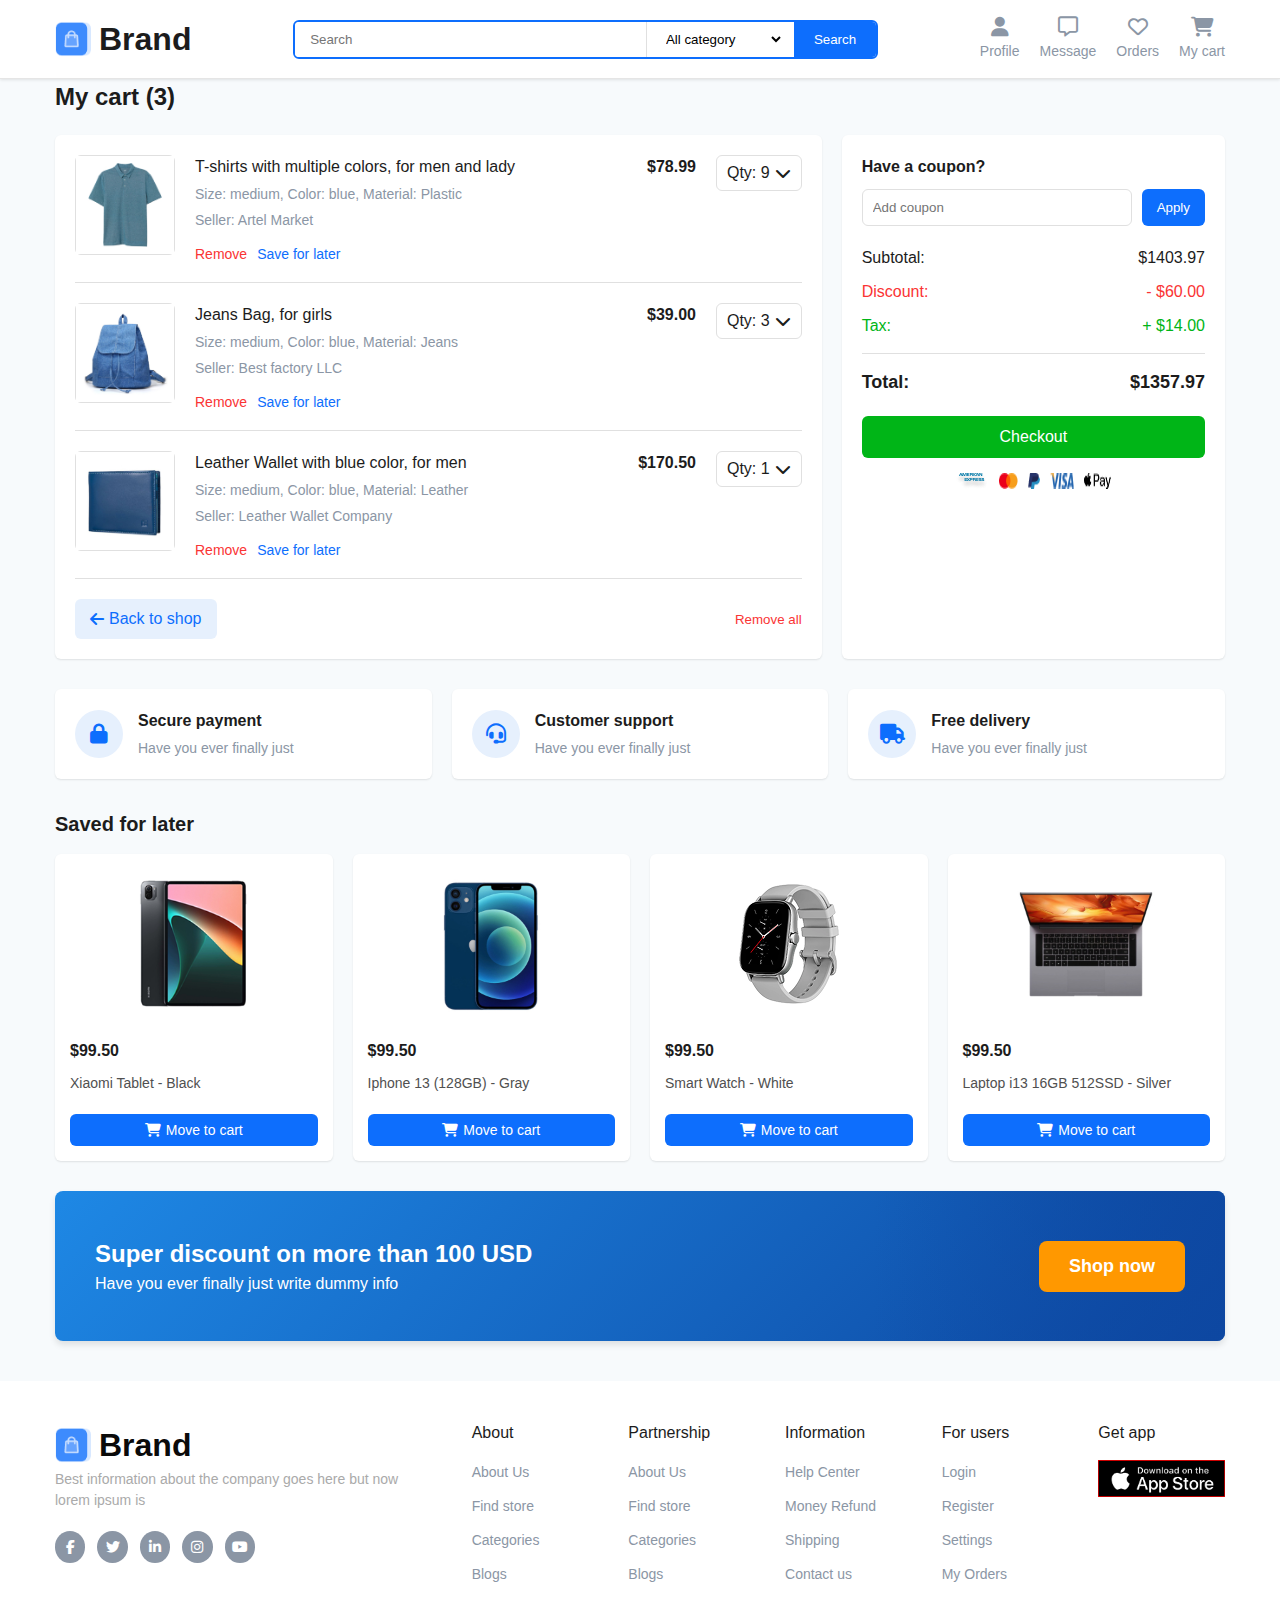
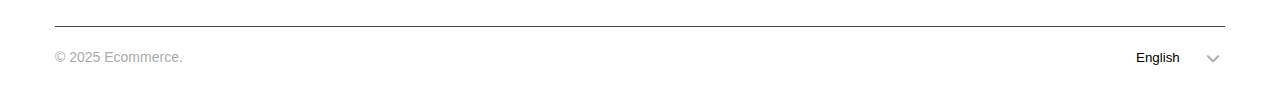
<file: webcart/cart.html>
<!DOCTYPE html>
<html lang="en">
<head>
    <meta charset="UTF-8">
    <meta name="viewport" content="width=device-width, initial-scale=1.0">
    <title>Shopping Cart - Brand</title>
    <link rel="stylesheet" href="cartstyle.css">
    <link rel="stylesheet" href="https://cdnjs.cloudflare.com/ajax/libs/font-awesome/6.4.0/css/all.min.css">
</head>
<body>
    <!-- Header -->
    <header>
        <div class="container">
            <div class="header-main">
                <a href="./index.html" class="brand-logo">
                    <div class="logo-icon">
                        <img src="../Assets/logo-symbol.png" alt="Brand Logo">
                    </div>
                    <h1 class="brand-name">Brand</h1>
                </a>
                <div class="search-container">
                    <input type="text" placeholder="Search">
                    <div class="category-select">
                        <select>
                            <option class="nav-link dropdown">All category</option>
                            <option>Electronics</option>
                            <option>Clothing</option>
                            <option>Home & Garden</option>
                        </select>
                    </div>
                    <button class="search-btn">Search</button>
                </div>
                <div class="header-actions">
                    <a href="./index.html" class="icon-link" title="Profile">
                        <i class="fas fa-user"></i>
                        <span>Profile</span>
                    </a>
                    <a href="#" class="icon-link" title="Message">
                        <i class="far fa-comment-alt"></i>
                        <span>Message</span>
                    </a>
                    <a href="#" class="icon-link" title="Orders">
                        <i class="far fa-heart"></i>
                        <span>Orders</span>
                    </a>
                    <a href="../webcart/cart.html" class="icon-link" title="My cart">
                        <i class="fas fa-shopping-cart"></i>
                        <span>My cart</span>
                    </a>
                </div>
            </div>
        </div>
    </header>
    <!-- Main Content -->
    <main class="container">
        <h1 class="cart-title">My cart (3)</h1>

        <div class="cart-layout">
            <!-- Cart Items -->
            <div class="cart-items">
                <!-- Cart Item 1 -->
                <div class="cart-item">
                    <div class="item-image">
                        <img src="../Assets/cloth/1.jpg" alt="T-shirt">
                    </div>
                    <div class="item-details">
                        <h3 class="item-title">T-shirts with multiple colors, for men and lady</h3>
                        <div class="item-specs">
                            <span>Size: medium,</span>
                            <span>Color: blue,</span>
                            <span>Material: Plastic</span>
                        </div>
                        <div class="item-seller">Seller: Artel Market</div>
                        <div class="item-actions">
                            <button class="remove-btn">Remove</button>
                            <button class="save-btn">Save for later</button>
                        </div>
                    </div>
                    <div class="item-price">$78.99</div>
                    <div class="item-quantity">
                        <div class="quantity-selector">
                            <span>Qty: 9</span>
                            <i class="fas fa-chevron-down"></i>
                            <div class="quantity-dropdown">
                                <div class="quantity-option" data-value="1">1</div>
                                <div class="quantity-option" data-value="2">2</div>
                                <div class="quantity-option" data-value="3">3</div>
                                <div class="quantity-option" data-value="4">4</div>
                                <div class="quantity-option" data-value="5">5</div>
                                <div class="quantity-option" data-value="6">6</div>
                                <div class="quantity-option" data-value="7">7</div>
                                <div class="quantity-option" data-value="8">8</div>
                                <div class="quantity-option" data-value="9">9</div>
                                <div class="quantity-option" data-value="10">10</div>
                            </div>
                        </div>
                    </div>
                </div>

                <!-- Cart Item 2 -->
                <div class="cart-item">
                    <div class="item-image">
                        <img src="../Assets/cloth/5.jpg" alt="T-shirt">
                    </div>
                    <div class="item-details">
                        <h3 class="item-title">Jeans Bag, for girls</h3>
                        <div class="item-specs">
                            <span>Size: medium,</span>
                            <span>Color: blue,</span>
                            <span>Material: Jeans</span>
                        </div>
                        <div class="item-seller">Seller: Best factory LLC</div>
                        <div class="item-actions">
                            <button class="remove-btn">Remove</button>
                            <button class="save-btn">Save for later</button>
                        </div>
                    </div>
                    <div class="item-price">$39.00</div>
                    <div class="item-quantity">
                        <div class="quantity-selector">
                            <span>Qty: 3</span>
                            <i class="fas fa-chevron-down"></i>
                            <div class="quantity-dropdown">
                                <div class="quantity-option" data-value="1">1</div>
                                <div class="quantity-option" data-value="2">2</div>
                                <div class="quantity-option" data-value="3">3</div>
                                <div class="quantity-option" data-value="4">4</div>
                                <div class="quantity-option" data-value="5">5</div>
                            </div>
                        </div>
                    </div>
                </div>

                <!-- Cart Item 3 -->
                <div class="cart-item">
                    <div class="item-image">
                        <img src="../Assets/cloth/6.jpg" alt="wallet">
                    </div>
                    <div class="item-details">
                        <h3 class="item-title">Leather Wallet with blue color, for men </h3>
                        <div class="item-specs">
                            <span>Size: medium,</span>
                            <span>Color: blue,</span>
                            <span>Material: Leather</span>
                        </div>
                        <div class="item-seller">Seller: Leather Wallet Company</div>
                        <div class="item-actions">
                            <button class="remove-btn">Remove</button>
                            <button class="save-btn">Save for later</button>
                        </div>
                    </div>
                    <div class="item-price">$170.50</div>
                    <div class="item-quantity">
                        <div class="quantity-selector">
                            <span>Qty: 1</span>
                            <i class="fas fa-chevron-down"></i>
                            <div class="quantity-dropdown">
                                <div class="quantity-option" data-value="1">1</div>
                                <div class="quantity-option" data-value="2">2</div>
                                <div class="quantity-option" data-value="3">3</div>
                                <div class="quantity-option" data-value="4">4</div>
                                <div class="quantity-option" data-value="5">5</div>
                            </div>
                        </div>
                    </div>
                </div>

                <div class="cart-actions">
                    <a href="#" class="back-btn"><i class="fas fa-arrow-left"></i> Back to shop</a>
                    <button class="remove-all-btn">Remove all</button>
                </div>
            </div>

            <!-- Cart Summary -->
            <div class="cart-summary">
                <div class="coupon-section">
                    <h3>Have a coupon?</h3>
                    <div class="coupon-form">
                        <input type="text" placeholder="Add coupon">
                        <button class="apply-btn">Apply</button>
                    </div>
                </div>

                <div class="summary-details">
                    <div class="summary-row">
                        <span>Subtotal:</span>
                        <span>$1403.97</span>
                    </div>
                    <div class="summary-row discount">
                        <span>Discount:</span>
                        <span>- $60.00</span>
                    </div>
                    <div class="summary-row tax">
                        <span>Tax:</span>
                        <span>+ $14.00</span>
                    </div>
                    <div class="summary-row total">
                        <span>Total:</span>
                        <span>$1357.97</span>
                    </div>
                </div>

                <button class="checkout-btn">Checkout</button>

                <div class="payment-methods">
                    <img src="../Assets/Payments/American-Express.png" alt="American Express">
                    <img src="../Assets/Payments/Master-Card.png" alt="Mastercard">
                    <img src="../Assets/Payments/PayPal.png" alt="PayPal">
                    <img src="../Assets/Payments/Visa-Card.png" alt="Visa">
                    <img src="../Assets/Payments/Apple-Pay.png" alt="Apple Pay">
                </div>
            </div>
        </div>

        <!-- Service Features -->
        <div class="service-features">
            <div class="feature">
                <div class="feature-icon">
                    <i class="fas fa-lock"></i>
                </div>
                <div class="feature-text">
                    <h3>Secure payment</h3>
                    <p>Have you ever finally just</p>
                </div>
            </div>
            <div class="feature">
                <div class="feature-icon">
                    <i class="fas fa-headset"></i>
                </div>
                <div class="feature-text">
                    <h3>Customer support</h3>
                    <p>Have you ever finally just</p>
                </div>
            </div>
            <div class="feature">
                <div class="feature-icon">
                    <i class="fas fa-truck"></i>
                </div>
                <div class="feature-text">
                    <h3>Free delivery</h3>
                    <p>Have you ever finally just</p>
                </div>
            </div>
        </div>

        <!-- Saved for Later -->
        <div class="saved-section">
            <h2>Saved for later</h2>
            <div class="saved-items">
                <!-- Saved Item 1 -->
                <div class="saved-item">
                    <div class="saved-image">
                        <img src="../Assets/tech/Tablets.png" alt="Tablet">
                    </div>
                    <div class="saved-price">$99.50</div>
                    <div class="saved-title">Xiaomi Tablet - Black</div>
                    <button class="move-to-cart-btn"><i class="fas fa-shopping-cart"></i> Move to cart</button>
                </div>

                <!-- Saved Item 2 -->
                <div class="saved-item">
                    <div class="saved-image">
                        <img src="../Assets/tech/iphone-gray.jpg" alt="Iphone Gray">
                    </div>
                    <div class="saved-price">$99.50</div>
                    <div class="saved-title">Iphone 13 (128GB) - Gray</div>
                    <button class="move-to-cart-btn"><i class="fas fa-shopping-cart"></i> Move to cart</button>
                </div>

                <!-- Saved Item 3 -->
                <div class="saved-item">
                    <div class="saved-image">
                        <img src="../Assets/tech/smart-watch.png" alt="smart watch">
                    </div>
                    <div class="saved-price">$99.50</div>
                    <div class="saved-title">Smart Watch - White</div>
                    <button class="move-to-cart-btn"><i class="fas fa-shopping-cart"></i> Move to cart</button>
                </div>

                <!-- Saved Item 4 -->
                <div class="saved-item">
                    <div class="saved-image">
                        <img src="../Assets/tech/laptop.jpg" alt="laptop">
                    </div>
                    <div class="saved-price">$99.50</div>
                    <div class="saved-title">Laptop i13 16GB 512SSD - Silver</div>
                    <button class="move-to-cart-btn"><i class="fas fa-shopping-cart"></i> Move to cart</button>
                </div>
            </div>
        </div>

        <!-- Discount Banner -->
        <div class="discount-banner">
            <div class="banner-content">
                <h2>Super discount on more than 100 USD</h2>
                <p>Have you ever finally just write dummy info</p>
            </div>
            <button class="shop-now-btn">Shop now</button>
        </div>
    </main>

    <!-- Footer -->
    <footer>
        <div class="container">
            <div class="footer-top">
                <div class="footer-logo">
                    <a href="./index.html" class="brand-logo">
                        <div class="logo-icon">
                            <img src="../Assets/logo-symbol.png" alt="Brand Logo">
                        </div>
                        <h1 class="brand-name">Brand</h1>
                    </a>
                    <p>Best information about the company goes here but now lorem ipsum is</p>
                    <div class="social-icons">
                        <a href="#"><i class="fab fa-facebook-f"></i></a>
                        <a href="#"><i class="fab fa-twitter"></i></a>
                        <a href="#"><i class="fab fa-linkedin-in"></i></a>
                        <a href="#"><i class="fab fa-instagram"></i></a>
                        <a href="#"><i class="fab fa-youtube"></i></a>
                    </div>
                </div>
                <div class="footer-links">
                    <div class="footer-col">
                        <h3>About</h3>
                        <ul>
                            <li><a href="#">About Us</a></li>
                            <li><a href="#">Find store</a></li>
                            <li><a href="#">Categories</a></li>
                            <li><a href="#">Blogs</a></li>
                        </ul>
                    </div>
                    <div class="footer-col">
                        <h3>Partnership</h3>
                        <ul>
                            <li><a href="#">About Us</a></li>
                            <li><a href="#">Find store</a></li>
                            <li><a href="#">Categories</a></li>
                            <li><a href="#">Blogs</a></li>
                        </ul>
                    </div>
                    <div class="footer-col">
                        <h3>Information</h3>
                        <ul>
                            <li><a href="#">Help Center</a></li>
                            <li><a href="#">Money Refund</a></li>
                            <li><a href="#">Shipping</a></li>
                            <li><a href="#">Contact us</a></li>
                        </ul>
                    </div>
                    <div class="footer-col">
                        <h3>For users</h3>
                        <ul>
                            <li><a href="#">Login</a></li>
                            <li><a href="#">Register</a></li>
                            <li><a href="#">Settings</a></li>
                            <li><a href="#">My Orders</a></li>
                        </ul>
                    </div>
                    <div class="footer-col">
                        <h3>Get app</h3>
                        <div class="app-buttons">
                            <a href="#" class="app-btn">
                                <img src="../Assets/apple store.png" alt="App Store">
                            </a>
                            <a href="#" class="app-btn">
                                <img src="../Assets/Logo.png" alt="Google Play">
                            </a>
                        </div>
                    </div>
                </div>
            </div>
            <div class="footer-bottom">
                <p>© 2025 Ecommerce.</p>
                <div class="language-select">
                    <select name="language" id="footer-languages">
                        <option value="en">English</option>
                        <option value="es">Spanish</option>
                        <option value="fr">French</option>
                        <option value="de">German</option>
                        <option value="zh">Chinese</option>
                        <option value="ar">Arabic</option>
                        <option value="pt">Portuguese</option>
                        <option value="ru">Russian</option>
                        <option value="ja">Japanese</option>
                        <option value="ko">Korean</option>
                        <option value="hi">Hindi</option>
                    </select>
                    <i class="fas fa-chevron-down"></i>
                </div>
            </div>
        </div>
    </footer>

    <script src="cartscript.js"></script>
</body>
</html>
</file>
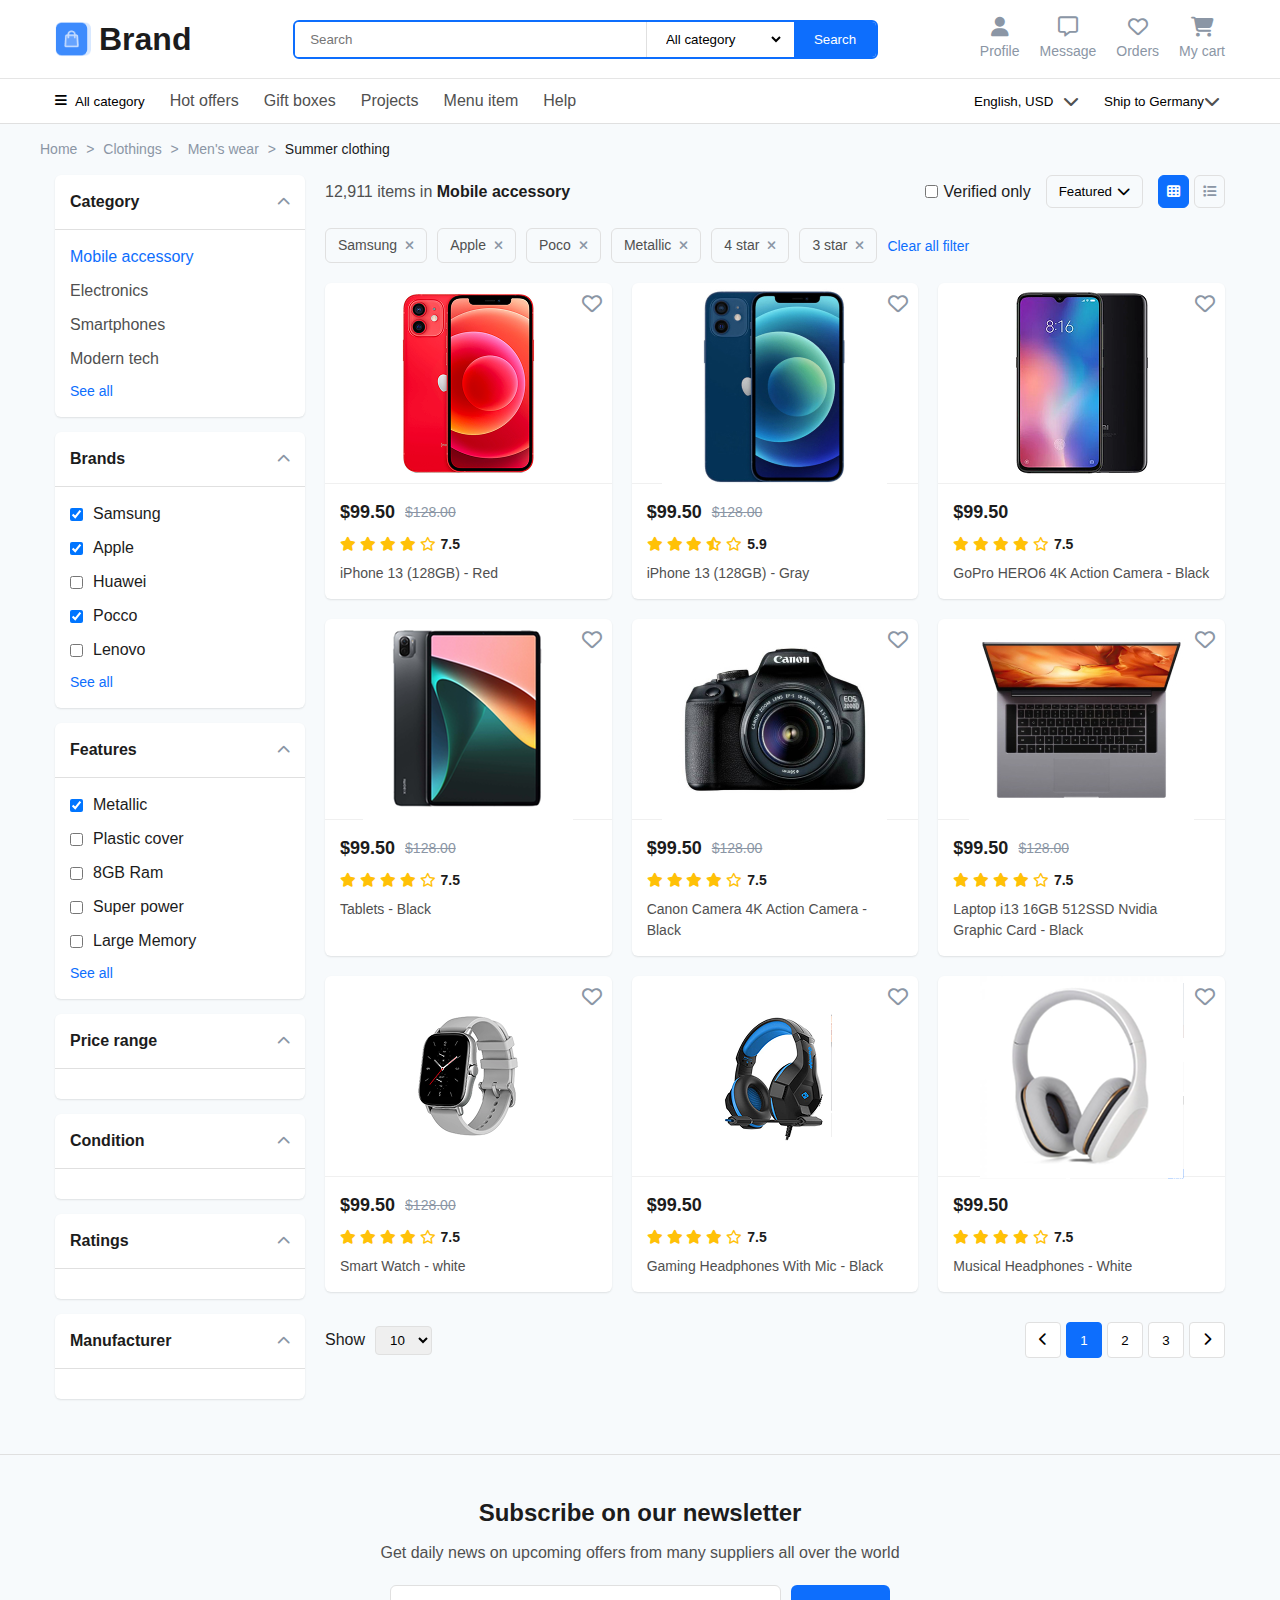
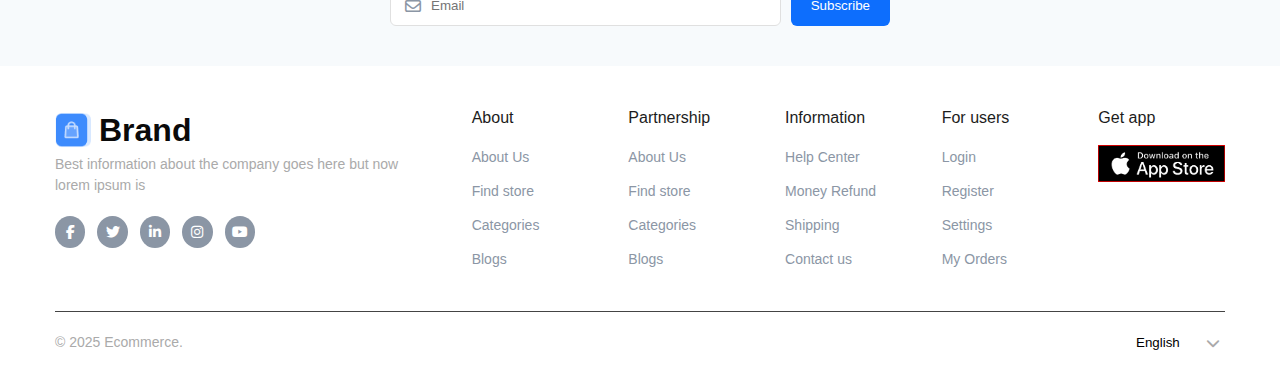
<file: webgrid/grid.html>
<!DOCTYPE html>
<html lang="en">
<head>
    <meta charset="UTF-8">
    <meta name="viewport" content="width=device-width, initial-scale=1.0">
    <title>E-commerce Product Grid</title>
    <link rel="stylesheet" href="gridstyle.css">
    <link rel="stylesheet" href="https://cdnjs.cloudflare.com/ajax/libs/font-awesome/6.4.0/css/all.min.css">
</head>
<body>
    <!-- Header -->
    <header>
        <div class="container">
            <div class="header-main">
                <a href="./index.html" class="brand-logo">
                    <div class="logo-icon">
                        <img src="../Assets/logo-symbol.png" alt="Brand Logo">
                    </div>
                    <h1 class="brand-name">Brand</h1>
                </a>
                <div class="search-container">
                    <input type="text" placeholder="Search">
                    <div class="category-select">
                        <select>
                            <option class="nav-link dropdown">All category</option>
                            <option>Electronics</option>
                            <option>Clothing</option>
                            <option>Home & Garden</option>
                        </select>
                    </div>
                    <button class="search-btn">Search</button>
                </div>
                <div class="header-actions">
                    <a href="./index.html" class="icon-link" title="Profile">
                        <i class="fas fa-user"></i>
                        <span>Profile</span>
                    </a>
                    <a href="#" class="icon-link" title="Message">
                        <i class="far fa-comment-alt"></i>
                        <span>Message</span>
                    </a>
                    <a href="#" class="icon-link" title="Orders">
                        <i class="far fa-heart"></i>
                        <span>Orders</span>
                    </a>
                    <a href="../webcart/cart.html" class="icon-link" title="My cart">
                        <i class="fas fa-shopping-cart"></i>
                        <span>My cart</span>
                    </a>
                </div>
            </div>
        </div>
    </header>

    <!-- Navigation -->
    <nav class="main-nav">
        <div class="container">
            <div class="nav-left">
                <button class="category-btn"><i class="fas fa-bars"></i> All category</button>
                <a href="#" class="nav-link">Hot offers</a>
                <a href="#" class="nav-link">Gift boxes</a>
                <a href="#" class="nav-link">Projects</a>
                <a href="#" class="nav-link">Menu item</a>
                <a href="#" class="nav-link">Help</a>
            </div>
            <div class="nav-right">
                <div class="language-select">
                    <select>
                        <option value="en">English, USD</option>
                        <option value="es">Spanish, EUR</option>
                        <option value="fr">French, EUR</option>
                        <option value="de">German, EUR</option>
                        <option value="zh">Chinese, CNY</option>
                        <option value="ja">Japanese, JPY</option>
                    </select>
                    <i class="fas fa-chevron-down"></i>
                </div>
                <div class="ship-to">
                    <select>
                        <option value="de" data-flag="germany.png">Ship to Germany</option>
                        <option value="us" data-flag="usa.png">Ship to USA</option>
                        <option value="uk" data-flag="uk.png">Ship to UK</option>
                        <option value="fr" data-flag="france.png">Ship to France</option>
                        <option value="ca" data-flag="canada.png">Ship to Canada</option>
                        <option value="au" data-flag="australia.png">Ship to Australia</option>
                        <option value="jp" data-flag="japan.png">Ship to Japan</option>
                    </select>
                    <i class="fas fa-chevron-down"></i>
                </div>
            </div>
        </div>
    </nav>
    
    <!-- Breadcrumb -->
    <div class="breadcrumb container">
        <a href="#">Home</a> &gt;
        <a href="#">Clothings</a> &gt;
        <a href="#">Men's wear</a> &gt;
        <span>Summer clothing</span>
    </div>

    <!-- Main Content -->
    <main class="container">
        <div class="product-listing">
            <!-- Sidebar Filters -->
            <aside class="filters">
                <!-- Category Filter -->
                <div class="filter-section">
                    <div class="filter-header">
                        <h3>Category</h3>
                        <button class="toggle-btn"><i class="fas fa-chevron-up"></i></button>
                    </div>
                    <div class="filter-content">
                        <ul class="filter-list">
                            <li><a href="#" class="active">Mobile accessory</a></li>
                            <li><a href="#">Electronics</a></li>
                            <li><a href="#">Smartphones</a></li>
                            <li><a href="#">Modern tech</a></li>
                        </ul>
                        <a href="#" class="see-all">See all</a>
                    </div>
                </div>

                <!-- Brands Filter -->
                <div class="filter-section">
                    <div class="filter-header">
                        <h3>Brands</h3>
                        <button class="toggle-btn"><i class="fas fa-chevron-up"></i></button>
                    </div>
                    <div class="filter-content">
                        <ul class="filter-list checkbox-list">
                            <li>
                                <label>
                                    <input type="checkbox" checked>
                                    <span>Samsung</span>
                                </label>
                            </li>
                            <li>
                                <label>
                                    <input type="checkbox" checked>
                                    <span>Apple</span>
                                </label>
                            </li>
                            <li>
                                <label>
                                    <input type="checkbox">
                                    <span>Huawei</span>
                                </label>
                            </li>
                            <li>
                                <label>
                                    <input type="checkbox" checked>
                                    <span>Pocco</span>
                                </label>
                            </li>
                            <li>
                                <label>
                                    <input type="checkbox">
                                    <span>Lenovo</span>
                                </label>
                            </li>
                        </ul>
                        <a href="#" class="see-all">See all</a>
                    </div>
                </div>

                <!-- Features Filter -->
                <div class="filter-section">
                    <div class="filter-header">
                        <h3>Features</h3>
                        <button class="toggle-btn"><i class="fas fa-chevron-up"></i></button>
                    </div>
                    <div class="filter-content">
                        <ul class="filter-list checkbox-list">
                            <li>
                                <label>
                                    <input type="checkbox" checked>
                                    <span>Metallic</span>
                                </label>
                            </li>
                            <li>
                                <label>
                                    <input type="checkbox">
                                    <span>Plastic cover</span>
                                </label>
                            </li>
                            <li>
                                <label>
                                    <input type="checkbox">
                                    <span>8GB Ram</span>
                                </label>
                            </li>
                            <li>
                                <label>
                                    <input type="checkbox">
                                    <span>Super power</span>
                                </label>
                            </li>
                            <li>
                                <label>
                                    <input type="checkbox">
                                    <span>Large Memory</span>
                                </label>
                            </li>
                        </ul>
                        <a href="#" class="see-all">See all</a>
                    </div>
                </div>

                <!-- Price Range Filter -->
                <div class="filter-section">
                    <div class="filter-header">
                        <h3>Price range</h3>
                        <button class="toggle-btn"><i class="fas fa-chevron-up"></i></button>
                    </div>
                    <div class="filter-content">
                        <!-- Price range content -->
                    </div>
                </div>

                <!-- Condition Filter -->
                <div class="filter-section">
                    <div class="filter-header">
                        <h3>Condition</h3>
                        <button class="toggle-btn"><i class="fas fa-chevron-up"></i></button>
                    </div>
                    <div class="filter-content">
                        <!-- Condition content -->
                    </div>
                </div>

                <!-- Ratings Filter -->
                <div class="filter-section">
                    <div class="filter-header">
                        <h3>Ratings</h3>
                        <button class="toggle-btn"><i class="fas fa-chevron-up"></i></button>
                    </div>
                    <div class="filter-content">
                        <!-- Ratings content -->
                    </div>
                </div>

                <!-- Manufacturer Filter -->
                <div class="filter-section">
                    <div class="filter-header">
                        <h3>Manufacturer</h3>
                        <button class="toggle-btn"><i class="fas fa-chevron-up"></i></button>
                    </div>
                    <div class="filter-content">
                        <!-- Manufacturer content -->
                    </div>
                </div>
            </aside>

            <!-- Product Content -->
            <div class="product-content">
                <div class="product-header">
                    <div class="product-count">
                        <span>12,911 items in</span> <strong>Mobile accessory</strong>
                    </div>
                    <div class="product-actions">
                        <label class="verified-only">
                            <input type="checkbox">
                            <span>Verified only</span>
                        </label>
                        <div class="featured-dropdown">
                            <button>Featured <i class="fas fa-chevron-down"></i></button>
                        </div>
                            <div class="view-options">
                                <button class="grid-view active" onclick="showGridView()"><i class="fas fa-th"></i></button>
                                <button class="list-view" onclick="showListView()"><i class="fas fa-list"></i></button>
                            </div>
                    </div>
                </div>

                <!-- Active Filters -->
                <div class="active-filters">
                    <div class="filter-tag">
                        Samsung <button class="remove-filter"><i class="fas fa-times"></i></button>
                    </div>
                    <div class="filter-tag">
                        Apple <button class="remove-filter"><i class="fas fa-times"></i></button>
                    </div>
                    <div class="filter-tag">
                        Poco <button class="remove-filter"><i class="fas fa-times"></i></button>
                    </div>
                    <div class="filter-tag">
                        Metallic <button class="remove-filter"><i class="fas fa-times"></i></button>
                    </div>
                    <div class="filter-tag">
                        4 star <button class="remove-filter"><i class="fas fa-times"></i></button>
                    </div>
                    <div class="filter-tag">
                        3 star <button class="remove-filter"><i class="fas fa-times"></i></button>
                    </div>
                    <button class="clear-filters">Clear all filter</button>
                </div>

                <!-- Product Grid -->
                <div class="product-grid" id="gridView">
                    <!-- Product 1 -->
                    <div class="product-card">
                        <div class="product-image">
                            <img src="../Assets/tech/iphone-red.png" alt="iphone-red">
                            <button class="wishlist-btn"><i class="far fa-heart"></i></button>
                        </div>
                        <div class="product-info">
                            <div class="product-price">
                                <span class="current-price">$99.50</span>
                                <span class="original-price">$128.00</span>
                            </div>
                            <div class="product-rating">
                                <div class="stars">
                                    <i class="fas fa-star"></i>
                                    <i class="fas fa-star"></i>
                                    <i class="fas fa-star"></i>
                                    <i class="fas fa-star"></i>
                                    <i class="far fa-star"></i>
                                </div>
                                <span class="rating-value">7.5</span>
                            </div>
                            <h3 class="product-title">iPhone 13 (128GB) - Red</h3>
                        </div>
                    </div>

                    <!-- Product 2 -->
                    <div class="product-card">
                        <div class="product-image">
                            <img src="../Assets/tech/iphone-gray.jpg" alt="iphone-gray">
                            <button class="wishlist-btn"><i class="far fa-heart"></i></button>
                        </div>
                        <div class="product-info">
                            <div class="product-price">
                                <span class="current-price">$99.50</span>
                                <span class="original-price">$128.00</span>
                            </div>
                            <div class="product-rating">
                                <div class="stars">
                                    <i class="fas fa-star"></i>
                                    <i class="fas fa-star"></i>
                                    <i class="fas fa-star"></i>
                                    <i class="fas fa-star-half-alt"></i>
                                    <i class="far fa-star"></i>
                                </div>
                                <span class="rating-value">5.9</span>
                            </div>
                            <h3 class="product-title">iPhone 13 (128GB) - Gray</h3>
                        </div>
                    </div>

                    <!-- Product 3 -->
                    <div class="product-card">
                        <div class="product-image">
                            <img src="../Assets/tech/gopro-camera.png" alt="gopro-camera">
                            <button class="wishlist-btn"><i class="far fa-heart"></i></button>
                        </div>
                        <div class="product-info">
                            <div class="product-price">
                                <span class="current-price">$99.50</span>
                            </div>
                            <div class="product-rating">
                                <div class="stars">
                                    <i class="fas fa-star"></i>
                                    <i class="fas fa-star"></i>
                                    <i class="fas fa-star"></i>
                                    <i class="fas fa-star"></i>
                                    <i class="far fa-star"></i>
                                </div>
                                <span class="rating-value">7.5</span>
                            </div>
                            <h3 class="product-title">GoPro HERO6 4K Action Camera - Black</h3>
                        </div>
                    </div>

                    <!-- Product 4 -->
                    <div class="product-card">
                        <div class="product-image">
                            <img src="../Assets/tech/Tablets.png" alt="Tablets">
                            <button class="wishlist-btn"><i class="far fa-heart"></i></button>
                        </div>
                        <div class="product-info">
                            <div class="product-price">
                                <span class="current-price">$99.50</span>
                                <span class="original-price">$128.00</span>
                            </div>
                            <div class="product-rating">
                                <div class="stars">
                                    <i class="fas fa-star"></i>
                                    <i class="fas fa-star"></i>
                                    <i class="fas fa-star"></i>
                                    <i class="fas fa-star"></i>
                                    <i class="far fa-star"></i>
                                </div>
                                <span class="rating-value">7.5</span>
                            </div>
                            <h3 class="product-title">Tablets - Black</h3>
                        </div>
                    </div>

                    <!-- Product 5 -->
                    <div class="product-card">
                        <div class="product-image">
                            <img src="../Assets/tech/canon camera.jpg" alt="Canon Camera">
                            <button class="wishlist-btn"><i class="far fa-heart"></i></button>
                        </div>
                        <div class="product-info">
                            <div class="product-price">
                                <span class="current-price">$99.50</span>
                                <span class="original-price">$128.00</span>
                            </div>
                            <div class="product-rating">
                                <div class="stars">
                                    <i class="fas fa-star"></i>
                                    <i class="fas fa-star"></i>
                                    <i class="fas fa-star"></i>
                                    <i class="fas fa-star"></i>
                                    <i class="far fa-star"></i>
                                </div>
                                <span class="rating-value">7.5</span>
                            </div>
                            <h3 class="product-title">Canon Camera 4K Action Camera - Black</h3>
                        </div>
                    </div>

                    <!-- Product 6 -->
                    <div class="product-card">
                        <div class="product-image">
                            <img src="../Assets/tech/laptop.jpg" alt="Laptop">
                            <button class="wishlist-btn"><i class="far fa-heart"></i></button>
                        </div>
                        <div class="product-info">
                            <div class="product-price">
                                <span class="current-price">$99.50</span>
                                <span class="original-price">$128.00</span>
                            </div>
                            <div class="product-rating">
                                <div class="stars">
                                    <i class="fas fa-star"></i>
                                    <i class="fas fa-star"></i>
                                    <i class="fas fa-star"></i>
                                    <i class="fas fa-star"></i>
                                    <i class="far fa-star"></i>
                                </div>
                                <span class="rating-value">7.5</span>
                            </div>
                            <h3 class="product-title">Laptop i13 16GB 512SSD Nvidia Graphic Card - Black</h3>
                        </div>
                    </div>

                    <!-- Product 7 -->
                    <div class="product-card">
                        <div class="product-image">
                            <img src="../Assets/tech/smart-watch.png" alt="Smart Watch">
                            <button class="wishlist-btn"><i class="far fa-heart"></i></button>
                        </div>
                        <div class="product-info">
                            <div class="product-price">
                                <span class="current-price">$99.50</span>
                                <span class="original-price">$128.00</span>
                            </div>
                            <div class="product-rating">
                                <div class="stars">
                                    <i class="fas fa-star"></i>
                                    <i class="fas fa-star"></i>
                                    <i class="fas fa-star"></i>
                                    <i class="fas fa-star"></i>
                                    <i class="far fa-star"></i>
                                </div>
                                <span class="rating-value">7.5</span>
                            </div>
                            <h3 class="product-title">Smart Watch - white</h3>
                        </div>
                    </div>

                    <!-- Product 8 -->
                    <div class="product-card">
                        <div class="product-image">
                            <img src="../Assets/tech/gaming headphhones.png" alt="Gaming Headphones">
                            <button class="wishlist-btn"><i class="far fa-heart"></i></button>
                        </div>
                        <div class="product-info">
                            <div class="product-price">
                                <span class="current-price">$99.50</span>
                            </div>
                            <div class="product-rating">
                                <div class="stars">
                                    <i class="fas fa-star"></i>
                                    <i class="fas fa-star"></i>
                                    <i class="fas fa-star"></i>
                                    <i class="fas fa-star"></i>
                                    <i class="far fa-star"></i>
                                </div>
                                <span class="rating-value">7.5</span>
                            </div>
                            <h3 class="product-title">Gaming Headphones With Mic - Black</h3>
                        </div>
                    </div>
                    <!-- Product 8 -->
                    <div class="product-card">
                        <div class="product-image">
                            <img src="../Assets/tech/white headphones.png" alt="white Headphones">
                            <button class="wishlist-btn"><i class="far fa-heart"></i></button>
                        </div>
                        <div class="product-info">
                            <div class="product-price">
                                <span class="current-price">$99.50</span>
                            </div>
                            <div class="product-rating">
                                <div class="stars">
                                    <i class="fas fa-star"></i>
                                    <i class="fas fa-star"></i>
                                    <i class="fas fa-star"></i>
                                    <i class="fas fa-star"></i>
                                    <i class="far fa-star"></i>
                                </div>
                                <span class="rating-value">7.5</span>
                            </div>
                            <h3 class="product-title">Musical Headphones - White</h3>
                        </div>
                    </div>
                </div>

                <!-- Product List View -->
                <div class="product-list" id="listView">
                    <!-- Product 1 -->
                    <div class="product-list-item">
                        <div class="product-list-image">
                            <img src="../Assets/tech/iphone-red.png" alt="iphone-red">
                            <button class="wishlist-btn"><i class="far fa-heart"></i></button>
                        </div>
                        <div class="product-list-info">
                            <h3 class="product-list-title">iPhone 13 (128GB) - Red</h3>
                            <div class="product-list-price">
                                <span class="current-price">$99.50</span>
                                <span class="original-price">$128.00</span>
                            </div>
                            <div class="product-list-rating">
                                <div class="stars">
                                    <i class="fas fa-star"></i>
                                    <i class="fas fa-star"></i>
                                    <i class="fas fa-star"></i>
                                    <i class="fas fa-star"></i>
                                    <i class="far fa-star"></i>
                                </div>
                                <span class="rating-value">7.5 (128 reviews)</span>
                            </div>
                            <div class="product-list-shipping">FREE Shipping</div>
                            <div class="product-list-description">
                                The iPhone 13 features a stunning Super Retina XDR display, A15 Bionic chip, and advanced dual-camera system. With 128GB storage in vibrant red.
                            </div>
                            <div class="product-list-orders">500+ orders in last 24 hours</div>
                        </div>
                    </div>

                    <!-- Product 2 -->
                    <div class="product-list-item">
                        <div class="product-list-image">
                            <img src="../Assets/tech/iphone-gray.jpg" alt="iphone-gray">
                            <button class="wishlist-btn"><i class="far fa-heart"></i></button>
                        </div>
                        <div class="product-list-info">
                            <h3 class="product-list-title">iPhone 13 (128GB) - Gray</h3>
                            <div class="product-list-price">
                                <span class="current-price">$99.50</span>
                                <span class="original-price">$128.00</span>
                            </div>
                            <div class="product-list-rating">
                                <div class="stars">
                                    <i class="fas fa-star"></i>
                                    <i class="fas fa-star"></i>
                                    <i class="fas fa-star"></i>
                                    <i class="fas fa-star-half-alt"></i>
                                    <i class="far fa-star"></i>
                                </div>
                                <span class="rating-value">5.9 (89 reviews)</span>
                            </div>
                            <div class="product-list-shipping">FREE Shipping</div>
                            <div class="product-list-description">
                                Sleek gray iPhone 13 with 128GB storage. Features advanced camera system, all-day battery life, and durable Ceramic Shield front cover.
                            </div>
                            <div class="product-list-orders">320 orders in last 24 hours</div>
                        </div>
                    </div>

                    <!-- Product 3 -->
                    <div class="product-list-item">
                        <div class="product-list-image">
                            <img src="../Assets/tech/gopro-camera.png" alt="gopro-camera">
                            <button class="wishlist-btn"><i class="far fa-heart"></i></button>
                        </div>
                        <div class="product-list-info">
                            <h3 class="product-list-title">GoPro HERO6 4K Action Camera - Black</h3>
                            <div class="product-list-price">
                                <span class="current-price">$99.50</span>
                            </div>
                            <div class="product-list-rating">
                                <div class="stars">
                                    <i class="fas fa-star"></i>
                                    <i class="fas fa-star"></i>
                                    <i class="fas fa-star"></i>
                                    <i class="fas fa-star"></i>
                                    <i class="far fa-star"></i>
                                </div>
                                <span class="rating-value">7.5 (256 reviews)</span>
                            </div>
                            <div class="product-list-shipping">FREE Shipping</div>
                            <div class="product-list-description">
                                Capture your adventures in stunning 4K with the GoPro HERO6. Waterproof, voice control, and advanced image stabilization make it perfect for action shots.
                            </div>
                            <div class="product-list-orders">750+ orders in last 24 hours</div>
                        </div>
                    </div>

                    <!-- Product 4 -->
                    <div class="product-list-item">
                        <div class="product-list-image">
                            <img src="../Assets/tech/Tablets.png" alt="Tablets">
                            <button class="wishlist-btn"><i class="far fa-heart"></i></button>
                        </div>
                        <div class="product-list-info">
                            <h3 class="product-list-title">Tablets - Black</h3>
                            <div class="product-list-price">
                                <span class="current-price">$99.50</span>
                                <span class="original-price">$128.00</span>
                            </div>
                            <div class="product-list-rating">
                                <div class="stars">
                                    <i class="fas fa-star"></i>
                                    <i class="fas fa-star"></i>
                                    <i class="fas fa-star"></i>
                                    <i class="fas fa-star"></i>
                                    <i class="far fa-star"></i>
                                </div>
                                <span class="rating-value">7.5 (42 reviews)</span>
                            </div>
                            <div class="product-list-shipping">FREE Shipping</div>
                            <div class="product-list-description">
                                High-performance black tablet with crisp display, long battery life, and powerful processor. Perfect for work and entertainment on the go.
                            </div>
                            <div class="product-list-orders">210 orders in last 24 hours</div>
                        </div>
                    </div>

                    <!-- Product 5 -->
                    <div class="product-list-item">
                        <div class="product-list-image">
                            <img src="../Assets/tech/canon camera.jpg" alt="Canon Camera">
                            <button class="wishlist-btn"><i class="far fa-heart"></i></button>
                        </div>
                        <div class="product-list-info">
                            <h3 class="product-list-title">Canon Camera 4K Action Camera - Black</h3>
                            <div class="product-list-price">
                                <span class="current-price">$99.50</span>
                                <span class="original-price">$128.00</span>
                            </div>
                            <div class="product-list-rating">
                                <div class="stars">
                                    <i class="fas fa-star"></i>
                                    <i class="fas fa-star"></i>
                                    <i class="fas fa-star"></i>
                                    <i class="fas fa-star"></i>
                                    <i class="far fa-star"></i>
                                </div>
                                <span class="rating-value">7.5 (156 reviews)</span>
                            </div>
                            <div class="product-list-shipping">FREE Shipping</div>
                            <div class="product-list-description">
                                Professional-grade Canon camera capable of shooting in 4K resolution. Features advanced autofocus, image stabilization, and weather sealing.
                            </div>
                            <div class="product-list-orders">430 orders in last 24 hours</div>
                        </div>
                    </div>

                    <!-- Product 6 -->
                    <div class="product-list-item">
                        <div class="product-list-image">
                            <img src="../Assets/tech/laptop.jpg" alt="Laptop">
                            <button class="wishlist-btn"><i class="far fa-heart"></i></button>
                        </div>
                        <div class="product-list-info">
                            <h3 class="product-list-title">Laptop i13 16GB 512SSD Nvidia Graphic Card - Black</h3>
                            <div class="product-list-price">
                                <span class="current-price">$99.50</span>
                                <span class="original-price">$128.00</span>
                            </div>
                            <div class="product-list-rating">
                                <div class="stars">
                                    <i class="fas fa-star"></i>
                                    <i class="fas fa-star"></i>
                                    <i class="fas fa-star"></i>
                                    <i class="fas fa-star"></i>
                                    <i class="far fa-star"></i>
                                </div>
                                <span class="rating-value">7.5 (89 reviews)</span>
                            </div>
                            <div class="product-list-shipping">FREE Shipping</div>
                            <div class="product-list-description">
                                Powerful laptop with Intel i13 processor, 16GB RAM, 512GB SSD, and dedicated Nvidia graphics. Perfect for work, gaming, and creative tasks.
                            </div>
                            <div class="product-list-orders">380 orders in last 24 hours</div>
                        </div>
                    </div>

                    <!-- Product 7 -->
                    <div class="product-list-item">
                        <div class="product-list-image">
                            <img src="../Assets/tech/smart-watch.png" alt="Smart Watch">
                            <button class="wishlist-btn"><i class="far fa-heart"></i></button>
                        </div>
                        <div class="product-list-info">
                            <h3 class="product-list-title">Smart Watch - white</h3>
                            <div class="product-list-price">
                                <span class="current-price">$99.50</span>
                                <span class="original-price">$128.00</span>
                            </div>
                            <div class="product-list-rating">
                                <div class="stars">
                                    <i class="fas fa-star"></i>
                                    <i class="fas fa-star"></i>
                                    <i class="fas fa-star"></i>
                                    <i class="fas fa-star"></i>
                                    <i class="far fa-star"></i>
                                </div>
                                <span class="rating-value">7.5 (112 reviews)</span>
                            </div>
                            <div class="product-list-shipping">FREE Shipping</div>
                            <div class="product-list-description">
                                Stylish white smartwatch with fitness tracking, heart rate monitoring, and smartphone notifications. Water-resistant with long battery life.
                            </div>
                            <div class="product-list-orders">290 orders in last 24 hours</div>
                        </div>
                    </div>

                    <!-- Product 8 -->
                    <div class="product-list-item">
                        <div class="product-list-image">
                            <img src="../Assets/tech/gaming headphhones.png" alt="Gaming Headphones">
                            <button class="wishlist-btn"><i class="far fa-heart"></i></button>
                        </div>
                        <div class="product-list-info">
                            <h3 class="product-list-title">Gaming Headphones With Mic - Black</h3>
                            <div class="product-list-price">
                                <span class="current-price">$99.50</span>
                            </div>
                            <div class="product-list-rating">
                                <div class="stars">
                                    <i class="fas fa-star"></i>
                                    <i class="fas fa-star"></i>
                                    <i class="fas fa-star"></i>
                                    <i class="fas fa-star"></i>
                                    <i class="far fa-star"></i>
                                </div>
                                <span class="rating-value">7.5 (178 reviews)</span>
                            </div>
                            <div class="product-list-shipping">FREE Shipping</div>
                            <div class="product-list-description">
                                Premium gaming headphones with crystal-clear sound, noise-canceling microphone, and comfortable over-ear design. Perfect for long gaming sessions.
                            </div>
                            <div class="product-list-orders">520+ orders in last 24 hours</div>
                        </div>
                    </div>
                    <!-- Product 9 -->
                    <div class="product-list-item">
                        <div class="product-list-image">
                            <img src="../Assets/tech/white headphones.png" alt="White Headphones">
                            <button class="wishlist-btn"><i class="far fa-heart"></i></button>
                        </div>
                        <div class="product-list-info">
                            <h3 class="product-list-title">Musical Headphones - White</h3>
                            <div class="product-list-price">
                                <span class="current-price">$99.50</span>
                            </div>
                            <div class="product-list-rating">
                                <div class="stars">
                                    <i class="fas fa-star"></i>
                                    <i class="fas fa-star"></i>
                                    <i class="fas fa-star"></i>
                                    <i class="fas fa-star"></i>
                                    <i class="far fa-star"></i>
                                </div>
                                <span class="rating-value">7.5 (178 reviews)</span>
                            </div>
                            <div class="product-list-shipping">FREE Shipping</div>
                            <div class="product-list-description">
                                Musical headphones with crystal-clear sound, noise-canceling, and comfortable over-ear design. Perfect for long term playlists.
                            </div>
                            <div class="product-list-orders">840+ orders in last 24 hours</div>
                        </div>
                    </div>
                </div>

                <!-- Pagination -->
                <div class="pagination">
                    <div class="per-page">
                        <span>Show</span>
                        <select>
                            <option>10</option>
                            <option>20</option>
                            <option>50</option>
                        </select>
                    </div>
                    <div class="page-controls">
                        <button class="prev-page"><i class="fas fa-chevron-left"></i></button>
                        <button class="page-number active">1</button>
                        <button class="page-number">2</button>
                        <button class="page-number">3</button>
                        <button class="next-page"><i class="fas fa-chevron-right"></i></button>
                    </div>
                </div>
            </div>
        </div>
    </main>

    <!-- Newsletter -->
    <section class="newsletter">
        <div class="container">
            <h2>Subscribe on our newsletter</h2>
            <p>Get daily news on upcoming offers from many suppliers all over the world</p>
            <div class="newsletter-form">
                <div class="form-group">
                    <i class="far fa-envelope"></i>
                    <input type="email" placeholder="Email">
                </div>
                <button class="subscribe-btn">Subscribe</button>
            </div>
        </div>
    </section>

    <!-- Footer -->
    <footer>
        <div class="container">
            <div class="footer-top">
                <div class="footer-logo">
                    <a href="./index.html" class="brand-logo">
                        <div class="logo-icon">
                            <img src="../Assets/logo-symbol.png" alt="Brand Logo">
                        </div>
                        <h1 class="brand-name">Brand</h1>
                    </a>
                    <p>Best information about the company goes here but now lorem ipsum is</p>
                    <div class="social-icons">
                        <a href="#"><i class="fab fa-facebook-f"></i></a>
                        <a href="#"><i class="fab fa-twitter"></i></a>
                        <a href="#"><i class="fab fa-linkedin-in"></i></a>
                        <a href="#"><i class="fab fa-instagram"></i></a>
                        <a href="#"><i class="fab fa-youtube"></i></a>
                    </div>
                </div>
                <div class="footer-links">
                    <div class="footer-col">
                        <h3>About</h3>
                        <ul>
                            <li><a href="#">About Us</a></li>
                            <li><a href="#">Find store</a></li>
                            <li><a href="#">Categories</a></li>
                            <li><a href="#">Blogs</a></li>
                        </ul>
                    </div>
                    <div class="footer-col">
                        <h3>Partnership</h3>
                        <ul>
                            <li><a href="#">About Us</a></li>
                            <li><a href="#">Find store</a></li>
                            <li><a href="#">Categories</a></li>
                            <li><a href="#">Blogs</a></li>
                        </ul>
                    </div>
                    <div class="footer-col">
                        <h3>Information</h3>
                        <ul>
                            <li><a href="#">Help Center</a></li>
                            <li><a href="#">Money Refund</a></li>
                            <li><a href="#">Shipping</a></li>
                            <li><a href="#">Contact us</a></li>
                        </ul>
                    </div>
                    <div class="footer-col">
                        <h3>For users</h3>
                        <ul>
                            <li><a href="#">Login</a></li>
                            <li><a href="#">Register</a></li>
                            <li><a href="#">Settings</a></li>
                            <li><a href="#">My Orders</a></li>
                        </ul>
                    </div>
                    <div class="footer-col">
                        <h3>Get app</h3>
                        <div class="app-buttons">
                            <a href="#" class="app-btn">
                                <img src="../Assets/apple store.png" alt="App Store">
                            </a>
                            <a href="#" class="app-btn">
                                <img src="../Assets/Logo.png" alt="Google Play">
                            </a>
                        </div>
                    </div>
                </div>
            </div>
            <div class="footer-bottom">
                <p>© 2025 Ecommerce.</p>
                <div class="language-select">
                    <select name="language" id="footer-languages">
                        <option value="en">English</option>
                        <option value="es">Spanish</option>
                        <option value="fr">French</option>
                        <option value="de">German</option>
                        <option value="zh">Chinese</option>
                        <option value="ar">Arabic</option>
                        <option value="pt">Portuguese</option>
                        <option value="ru">Russian</option>
                        <option value="ja">Japanese</option>
                        <option value="ko">Korean</option>
                        <option value="hi">Hindi</option>
                    </select>
                    <i class="fas fa-chevron-down"></i>
                </div>
            </div>
        </div>
    </footer>

    <script src="gridscript.js"></script>
</body>
<script>
    function showGridView() {
        document.getElementById('gridView').style.display = 'grid';
        document.getElementById('listView').style.display = 'none';
        document.querySelector('.grid-view').classList.add('active');
        document.querySelector('.list-view').classList.remove('active');
    }
    
    function showListView() {
        document.getElementById('gridView').style.display = 'none';
        document.getElementById('listView').style.display = 'flex';
        document.querySelector('.grid-view').classList.remove('active');
        document.querySelector('.list-view').classList.add('active');
    }
    
    // Initialize with grid view
    showGridView();
</script>
</html>
</file>
<file: webcart/cartstyle.css>
/* Reset and Base Styles */
* {
    margin: 0;
    padding: 0;
    box-sizing: border-box;
}

body {
    font-family: Arial, sans-serif;
    color: #1c1c1c;
    line-height: 1.5;
    background-color: #f7fafc;
}

.container {
    max-width: 1200px;
    margin: 0 auto;
    padding: 0 15px;
}

a {
    text-decoration: none;
    color: inherit;
}

ul {
    list-style: none;
}

img {
    max-width: 100%;
}

button {
    cursor: pointer;
    border: none;
    outline: none;
}

/* Header Styles */
header {
    background-color: #fff;
    padding: 15px 0;
    box-shadow: 0 1px 3px rgba(0, 0, 0, 0.1);
    border-bottom: 1px solid rgba(0, 0, 0, 0.1);
}

.header-main {
    display: flex;
    align-items: center;
    justify-content: space-between;
}
.brand-logo {
    display: inline-flex;
    align-items: center;
    text-decoration: none; /* Removes the underline from the link */
}
.logo {
    font-size: 20px;
    font-weight: bold;
    display: flex;
    align-items: center;
}

.logo-icon {
    display: inline-block;
    width: 36px;
    height: 36px;
    color: white;
    border-radius: 6px;
    text-align: center;
    line-height: 36px;
    margin-right: 8px;
}

.search-container {
    display: flex;
    width: 50%;
    border: 2px solid #0d6efd;
    border-radius: 6px;
    overflow: hidden;
}

.search-container input {
    flex: 1;
    padding: 10px 15px;
    border: none;
    outline: none;
}

.category-select {
    border-left: 1px solid #e0e0e0;
    padding: 0 10px;
    display: flex;
    align-items: center;
}

.category-select select {
    border: none;
    outline: none;
    background: transparent;
    padding: 0 5px;
}

.search-btn {
    background-color: #0d6efd;
    color: white;
    padding: 0 20px;
    border: none;
}

.header-actions {
    display: flex;
    gap: 20px;
}

.icon-link {
    display: flex;
    flex-direction: column;
    align-items: center;
    color: #8b96a5;
    font-size: 14px;
}

.icon-link i {
    font-size: 20px;
    margin-bottom: 4px;
}
/* Main Content Styles */
main {
    padding-bottom: 40px;
}

.cart-title {
    font-size: 24px;
    margin-bottom: 20px;
}

.cart-layout {
    display: grid;
    grid-template-columns: 2fr 1fr;
    gap: 20px;
    margin-bottom: 30px;
}

/* Cart Items */
.cart-items {
    background-color: white;
    border-radius: 6px;
    box-shadow: 0 1px 2px rgba(0, 0, 0, 0.1);
    padding: 20px;
}

.cart-item {
    display: grid;
    grid-template-columns: auto 1fr auto auto;
    gap: 20px;
    padding-bottom: 20px;
    margin-bottom: 20px;
    border-bottom: 1px solid #e0e0e0;
}

.cart-item:last-child {
    margin-bottom: 0;
}

.item-image {
    width: 100px;
    height: 100px;
    display: flex;
    justify-content: center;
    align-items: center;
    border: 1px solid #e0e0e0;
    border-radius: 6px;
}

.item-details {
    display: flex;
    flex-direction: column;
    gap: 5px;
}

.item-title {
    font-size: 16px;
    font-weight: 500;
    margin: 0;
}

.item-specs {
    font-size: 14px;
    color: #8b96a5;
}

.item-seller {
    font-size: 14px;
    color: #8b96a5;
}

.item-actions {
    display: flex;
    gap: 10px;
    margin-top: 10px;
}

.remove-btn, .save-btn {
    background: none;
    border: none;
    font-size: 14px;
    padding: 0;
}

.remove-btn {
    color: #fa3434;
}

.save-btn {
    color: #0d6efd;
}

.item-price {
    font-size: 16px;
    font-weight: 600;
}

.quantity-selector {
    position: relative;
    display: flex;
    align-items: center;
    gap: 5px;
    border: 1px solid #e0e0e0;
    border-radius: 6px;
    padding: 5px 10px;
    cursor: pointer;
}

.quantity-dropdown {
    position: absolute;
    top: 100%;
    right: 0;
    background-color: white;
    border: 1px solid #e0e0e0;
    border-radius: 6px;
    box-shadow: 0 2px 10px rgba(0, 0, 0, 0.1);
    width: 100%;
    z-index: 10;
    display: none;
}

.quantity-selector:hover .quantity-dropdown {
    display: block;
}

.quantity-option {
    padding: 5px 10px;
    cursor: pointer;
}

.quantity-option:hover {
    background-color: #f7fafc;
}

.cart-actions {
    display: flex;
    justify-content: space-between;
    margin-top: 20px;
}

.back-btn {
    display: flex;
    align-items: center;
    gap: 5px;
    color: #0d6efd;
    font-weight: 500;
    background-color: #e6f0fd;
    padding: 8px 15px;
    border-radius: 6px;
}

.remove-all-btn {
    color: #fa3434;
    background: none;
}

/* Cart Summary */
.cart-summary {
    background-color: white;
    border-radius: 6px;
    box-shadow: 0 1px 2px rgba(0, 0, 0, 0.1);
    padding: 20px;
}

.coupon-section {
    margin-bottom: 20px;
}

.coupon-section h3 {
    font-size: 16px;
    margin-bottom: 10px;
}

.coupon-form {
    display: flex;
    gap: 10px;
}

.coupon-form input {
    flex: 1;
    padding: 10px;
    border: 1px solid #e0e0e0;
    border-radius: 6px;
    outline: none;
}

.apply-btn {
    background-color: #0d6efd;
    color: white;
    padding: 0 15px;
    border-radius: 6px;
}

.summary-details {
    margin-bottom: 20px;
}

.summary-row {
    display: flex;
    justify-content: space-between;
    margin-bottom: 10px;
}

.summary-row.discount {
    color: #fa3434;
}

.summary-row.tax {
    color: #00b517;
}

.summary-row.total {
    font-size: 18px;
    font-weight: 600;
    margin-top: 15px;
    padding-top: 15px;
    border-top: 1px solid #e0e0e0;
}

.checkout-btn {
    width: 100%;
    background-color: #00b517;
    color: white;
    padding: 12px;
    border-radius: 6px;
    font-size: 16px;
    font-weight: 500;
    margin-bottom: 15px;
}

.payment-methods {
    display: flex;
    justify-content: center;
    gap: 10px;
}

/* Service Features */
.service-features {
    display: grid;
    grid-template-columns: repeat(3, 1fr);
    gap: 20px;
    margin-bottom: 30px;
}

.feature {
    display: flex;
    align-items: center;
    gap: 15px;
    background-color: white;
    border-radius: 6px;
    box-shadow: 0 1px 2px rgba(0, 0, 0, 0.1);
    padding: 20px;
}

.feature-icon {
    width: 48px;
    height: 48px;
    background-color: #e6f0fd;
    color: #0d6efd;
    border-radius: 50%;
    display: flex;
    justify-content: center;
    align-items: center;
    font-size: 20px;
}

.feature-text h3 {
    font-size: 16px;
    margin-bottom: 5px;
}

.feature-text p {
    font-size: 14px;
    color: #8b96a5;
}

/* Saved for Later */
.saved-section {
    margin-bottom: 30px;
}

.saved-section h2 {
    font-size: 20px;
    margin-bottom: 15px;
}

.saved-items {
    display: grid;
    grid-template-columns: repeat(4, 1fr);
    gap: 20px;
}

.saved-item {
    background-color: white;
    border-radius: 6px;
    box-shadow: 0 1px 2px rgba(0, 0, 0, 0.1);
    padding: 15px;
    display: flex;
    flex-direction: column;
    gap: 10px;
}

.saved-image {
    display: flex;
    justify-content: center;
    align-items: center;
    height: 150px;
    margin-bottom: 10px;
}
.saved-image img {
    max-width: 100%;
    max-height: 100%;
    object-fit: cover;
}
.saved-price {
    font-size: 16px;
    font-weight: 600;
}

.saved-title {
    font-size: 14px;
    color: #505050;
    margin-bottom: 10px;
}

.move-to-cart-btn {
    background-color: #0d6efd;
    color: white;
    padding: 8px;
    border-radius: 6px;
    display: flex;
    align-items: center;
    justify-content: center;
    gap: 5px;
    font-size: 14px;
}

/* Discount Banner */
.discount-banner {
    width: 100%;
    max-width: 1180px;
    height: 150px;
    background: linear-gradient(135deg, #1e88e5 0%, #0d47a1 100%);
    color: white;
    border-radius: 8px;
    padding: 40px;
    margin-bottom: 40px;
    display: flex;
    justify-content: space-between;
    align-items: center;
    box-shadow: 0 4px 6px rgba(0, 0, 0, 0.1);
    position: relative;
    overflow: hidden;
}

.discount-banner::after {
    content: '';
    position: absolute;
    top: 0;
    right: 0;
    width: 30%;
    height: 100%;
    background: linear-gradient(90deg, rgba(30, 136, 229, 0) 0%, rgba(13, 71, 161, 0.8) 100%);
    z-index: 1;
}

.discount-text {
    z-index: 2;
}

.discount-text h3 {
    font-size: 32px;
    font-weight: 700;
    margin-bottom: 10px;
}

.discount-text p {
    font-size: 18px;
    font-weight: 400;
    opacity: 0.9;
}

.shop-now-btn {
    background-color: #ff9800;
    color: white;
    border: none;
    border-radius: 8px;
    padding: 15px 30px;
    font-size: 18px;
    font-weight: 600;
    cursor: pointer;
    transition: background-color 0.3s ease;
    z-index: 2;
}

.shop-now-btn:hover {
    background-color: #f57c00;
}
/* Dropdown styles */
.language-select select, 
.ship-to select {
    appearance: none;
    background: transparent;
    border: none;
    padding-right: 20px;
    cursor: pointer;
}

.language-select, 
.ship-to {
    position: relative;
    display: inline-block;
}

.language-select i, 
.ship-to i {
    position: absolute;
    right: 5px;
    top: 50%;
    transform: translateY(-50%);
    pointer-events: none;
}

.dropdown-content, 
.category-dropdown {
    display: none;
    position: absolute;
    background: white;
    min-width: 160px;
    box-shadow: 0px 8px 16px rgba(0,0,0,0.2);
    z-index: 1;
}

.dropdown-content a, 
.category-dropdown a {
    display: block;
    padding: 10px 16px;
    text-decoration: none;
    color: #333;
}

.dropdown-content a:hover, 
.category-dropdown a:hover {
    background: #f5f5f5;
}

.show {
    display: block;
}
/* Footer */
footer {
    background-color: #ffffff;
    color: rgb(10, 10, 10);
    padding: 40px 0 20px;
}

.footer-top {
    display: flex;
    flex-wrap: wrap;
    gap: 40px;
    margin-bottom: 30px;
}

.footer-logo {
    flex: 1;
    min-width: 250px;
}

.footer-logo-img {
    height: 35px;
    width: auto;
    margin-bottom: 15px;
}

.footer-logo p {
    color: #aaa;
    margin-bottom: 20px;
    font-size: 14px;
    line-height: 1.5;
}
.footer-logo a {
    display: flex;
    align-items: center;
}
.social-icons {
    display: flex;
    gap: 12px;
    width: 200px;
}

.social-icons a {
    width: 32px;
    height: 32px;
    background-color: #8B96A5;
    color: white;
    border-radius: 50%;
    display: flex;
    align-items: center;
    justify-content: center;
    transition: background-color 0.3s;
    font-size: 14px;
}

.social-icons a:hover {
    background-color: #0d6efd;
}

.footer-links {
    flex: 2;
    display: flex;
    flex-wrap: wrap;
    gap: 30px;
}

.footer-col {
    flex: 1;
    min-width: 100px;
}

.footer-col h3 {
    font-size: 16px;
    margin-bottom: 15px;
    color: #1c1c1c;
    font-weight: 500;
}

.footer-col ul li {
    margin-bottom: 10px;
}

.footer-col ul li a {
    color: #8B96A5;
    transition: color 0.3s;
    font-size: 14px;
}

.footer-col ul li a:hover {
    color: white;
}

.app-buttons {
    display: flex;
    flex-direction: column;
    gap: 10px;
}

.footer-bottom {
    display: flex;
    justify-content: space-between;
    align-items: center;
    padding-top: 20px;
    border-top: 1px solid #444;
    color: #aaa;
    font-size: 14px;
}

/* Responsive */
@media (max-width: 992px) {
    .cart-layout {
        grid-template-columns: 1fr;
    }
    
    .service-features {
        grid-template-columns: 1fr;
    }
    
    .saved-items {
        grid-template-columns: repeat(2, 1fr);
    }
    
    .footer-top {
        flex-direction: column;
    }
    
    .footer-logo {
        width: 100%;
        margin-bottom: 30px;
    }
    
    .footer-links {
        flex-wrap: wrap;
    }
    
    .footer-col {
        width: 50%;
        margin-bottom: 20px;
    }
}

@media (max-width: 768px) {
    .cart-item {
        grid-template-columns: 1fr;
        text-align: center;
    }
    
    .item-image {
        margin: 0 auto;
    }
    
    .item-actions {
        justify-content: center;
    }
    
    .saved-items {
        grid-template-columns: 1fr;
    }
    
    .discount-banner {
        flex-direction: column;
        text-align: center;
        gap: 15px;
    }
}

@media (max-width: 576px) {
    .footer-col {
        width: 100%;
    }
    
    .coupon-form {
        flex-direction: column;
    }
}
</file>
<file: webgrid/gridstyle.css>
/* Reset and Base Styles */
* {
    margin: 0;
    padding: 0;
    box-sizing: border-box;
}

body {
    font-family: Arial, sans-serif;
    color: #1c1c1c;
    line-height: 1.5;
    background-color: #f7fafc;
}

.container {
    max-width: 1200px;
    margin: 0 auto;
    padding: 0 15px;
}

a {
    text-decoration: none;
    color: inherit;
}

ul {
    list-style: none;
}

img {
    max-width: 100%;
}

button {
    cursor: pointer;
    border: none;
    outline: none;
}

/* Header Styles */
header {
    background-color: #fff;
    padding: 15px 0;
    box-shadow: 0 1px 3px rgba(0, 0, 0, 0.1);
    border-bottom: 1px solid rgba(0, 0, 0, 0.1);
}

.header-main {
    display: flex;
    align-items: center;
    justify-content: space-between;
}
.brand-logo {
    display: inline-flex;
    align-items: center;
    text-decoration: none; /* Removes the underline from the link */
}
.logo {
    font-size: 20px;
    font-weight: bold;
    display: flex;
    align-items: center;
}

.logo-icon {
    display: inline-block;
    width: 36px;
    height: 36px;
    color: white;
    border-radius: 6px;
    text-align: center;
    line-height: 36px;
    margin-right: 8px;
}

.search-container {
    display: flex;
    width: 50%;
    border: 2px solid #0d6efd;
    border-radius: 6px;
    overflow: hidden;
}

.search-container input {
    flex: 1;
    padding: 10px 15px;
    border: none;
    outline: none;
}

.category-select {
    border-left: 1px solid #e0e0e0;
    padding: 0 10px;
    display: flex;
    align-items: center;
}

.category-select select {
    border: none;
    outline: none;
    background: transparent;
    padding: 0 5px;
}

.search-btn {
    background-color: #0d6efd;
    color: white;
    padding: 0 20px;
    border: none;
}

.header-actions {
    display: flex;
    gap: 20px;
}

.icon-link {
    display: flex;
    flex-direction: column;
    align-items: center;
    color: #8b96a5;
    font-size: 14px;
}

.icon-link i {
    font-size: 20px;
    margin-bottom: 4px;
}

/* Navigation Styles */
.main-nav {
    background-color: #fff;
    border-bottom: 1px solid #e0e0e0;
    padding: 10px 0;
}

.main-nav .container {
    display: flex;
    justify-content: space-between;
    align-items: center;
}

.nav-left {
    display: flex;
    align-items: center;
    gap: 25px;
}

.category-btn {
    background: none;
    border: none;
    display: flex;
    align-items: center;
    font-weight: 500;
    gap: 8px;
}

.nav-link {
    color: #505050;
}

.dropdown::after {
    content: '\f107';
    font-family: 'Font Awesome 5 Free';
    font-weight: 900;
    margin-left: 5px;
}

.nav-right {
    display: flex;
    align-items: center;
    gap: 20px;
    color: #505050;
}

.language-select, .ship-to {
    display: flex;
    align-items: center;
    gap: 5px;
    cursor: pointer;
}
/* Dropdown styles */
.language-select select, 
.ship-to select {
    appearance: none;
    background: transparent;
    border: none;
    padding-right: 20px;
    cursor: pointer;
}

.language-select, 
.ship-to {
    position: relative;
    display: inline-block;
}

.language-select i, 
.ship-to i {
    position: absolute;
    right: 5px;
    top: 50%;
    transform: translateY(-50%);
    pointer-events: none;
}

.dropdown-content, 
.category-dropdown {
    display: none;
    position: absolute;
    background: white;
    min-width: 160px;
    box-shadow: 0px 8px 16px rgba(0,0,0,0.2);
    z-index: 1;
}

.dropdown-content a, 
.category-dropdown a {
    display: block;
    padding: 10px 16px;
    text-decoration: none;
    color: #333;
}

.dropdown-content a:hover, 
.category-dropdown a:hover {
    background: #f5f5f5;
}

.show {
    display: block;
}

/* Breadcrumb */
.breadcrumb {
    padding: 15px 0;
    color: #8b96a5;
    font-size: 14px;
}

.breadcrumb a {
    color: #8b96a5;
    margin: 0 5px;
}

.breadcrumb a:first-child {
    margin-left: 0;
}

.breadcrumb span {
    color: #1c1c1c;
    margin-left: 5px;
}

/* Main Content */
main {
    padding: 20px 0 40px;
}

.product-listing {
    display: flex;
    gap: 20px;
}

/* Sidebar Filters */
.filters {
    width: 250px;
    flex-shrink: 0;
}

.filter-section {
    background-color: white;
    border-radius: 6px;
    box-shadow: 0 1px 2px rgba(0, 0, 0, 0.1);
    margin-bottom: 15px;
    overflow: hidden;
}

.filter-header {
    display: flex;
    justify-content: space-between;
    align-items: center;
    padding: 15px;
    border-bottom: 1px solid #e0e0e0;
}

.filter-header h3 {
    font-size: 16px;
    font-weight: 600;
}

.toggle-btn {
    background: none;
    border: none;
    color: #8b96a5;
}

.filter-content {
    padding: 15px;
}

.filter-list li {
    margin-bottom: 10px;
}

.filter-list a {
    color: #505050;
}

.filter-list a.active {
    color: #0d6efd;
    font-weight: 500;
}

.see-all {
    color: #0d6efd;
    font-size: 14px;
    display: block;
    margin-top: 10px;
}

.checkbox-list label, .radio-list label {
    display: flex;
    align-items: center;
    cursor: pointer;
}

.checkbox-list input, .radio-list input {
    margin-right: 10px;
}

.stars {
    color: #ffc107;
}

/* Product Content */
.product-content {
    flex: 1;
}

.product-header {
    display: flex;
    justify-content: space-between;
    align-items: center;
    margin-bottom: 20px;
}

.product-count {
    color: #505050;
}

.product-count strong {
    color: #1c1c1c;
}

.product-actions {
    display: flex;
    align-items: center;
    gap: 15px;
}

.verified-only {
    display: flex;
    align-items: center;
    gap: 5px;
    cursor: pointer;
}

.featured-dropdown button {
    background: none;
    border: 1px solid #e0e0e0;
    border-radius: 6px;
    padding: 8px 12px;
    display: flex;
    align-items: center;
    gap: 5px;
}

.view-options {
    display: flex;
    gap: 5px;
}

.view-options button {
    background: none;
    border: 1px solid #e0e0e0;
    border-radius: 6px;
    padding: 8px;
    color: #8b96a5;
}

.view-options button.active {
    background-color: #0d6efd;
    color: white;
    border-color: #0d6efd;
}

/* Active Filters */
.active-filters {
    display: flex;
    flex-wrap: wrap;
    gap: 10px;
    margin-bottom: 20px;
}

.filter-tag {
    display: flex;
    align-items: center;
    background-color: #f7fafc;
    border: 1px solid #e0e0e0;
    border-radius: 6px;
    padding: 6px 12px;
    font-size: 14px;
    color: #505050;
}

.remove-filter {
    background: none;
    border: none;
    color: #8b96a5;
    margin-left: 8px;
    font-size: 12px;
}

.clear-filters {
    background: none;
    border: none;
    color: #0d6efd;
    font-size: 14px;
}

/* Product Grid View (9 products) */
.product-grid {
    display: grid;
    grid-template-columns: repeat(3, 1fr);
    gap: 20px;
    margin-bottom: 30px;
}

.product-card {
    background-color: white;
    border-radius: 6px;
    box-shadow: 0 1px 2px rgba(0, 0, 0, 0.1);
    overflow: hidden;
    transition: transform 0.3s ease, box-shadow 0.3s ease;
}

.product-card:hover {
    transform: translateY(-5px);
    box-shadow: 0 5px 15px rgba(0, 0, 0, 0.1);
}

.product-image {
    position: relative;
    padding: 20px;
    display: flex;
    justify-content: center;
    align-items: center;
    height: 200px;
}

.wishlist-btn {
    position: absolute;
    top: 10px;
    right: 10px;
    background: none;
    border: none;
    color: #8b96a5;
    font-size: 20px;
}

.wishlist-btn:hover {
    color: #ff5252;
}

.product-info {
    padding: 15px;
    border-top: 1px solid #f0f0f0;
}

.product-price {
    display: flex;
    align-items: center;
    margin-bottom: 8px;
}

.current-price {
    font-size: 18px;
    font-weight: bold;
    color: #1c1c1c;
}

.original-price {
    font-size: 14px;
    color: #8b96a5;
    text-decoration: line-through;
    margin-left: 10px;
}

.product-rating {
    display: flex;
    align-items: center;
    gap: 5px;
    margin-bottom: 8px;
}

.stars {
    color: #ffc107;
    font-size: 14px;
}

.rating-value {
    font-weight: bold;
    font-size: 14px;
}

.product-title {
    font-size: 14px;
    font-weight: normal;
    color: #505050;
    margin: 0;
}

/* Product List View (6 products) */
.product-list {
    display: none; /* Hidden by default */
    flex-direction: column;
    gap: 20px;
    margin-bottom: 30px;
}

.product-list-item {
    display: flex;
    background-color: white;
    border-radius: 6px;
    box-shadow: 0 1px 2px rgba(0, 0, 0, 0.1);
    transition: transform 0.3s ease, box-shadow 0.3s ease;
}

.product-list-item:hover {
    transform: translateY(-5px);
    box-shadow: 0 5px 15px rgba(0, 0, 0, 0.1);
}

.product-list-image {
    width: 250px;
    padding: 20px;
    display: flex;
    justify-content: center;
    align-items: center;
    border-right: 1px solid #f0f0f0;
    position: relative;
}

.product-list-image img {
    max-height: 180px;
    max-width: 100%;
    object-fit: contain;
}

.product-list-info {
    flex: 1;
    padding: 20px;
    display: flex;
    flex-direction: column;
}

.product-list-title {
    font-size: 16px;
    font-weight: bold;
    color: #1c1c1c;
    margin-bottom: 10px;
}

.product-list-price {
    display: flex;
    align-items: center;
    margin-bottom: 8px;
}

.product-list-rating {
    display: flex;
    align-items: center;
    gap: 5px;
    margin-bottom: 8px;
}

.product-list-shipping {
    color: #28a745;
    font-size: 14px;
    margin-bottom: 10px;
}

.product-list-description {
    font-size: 14px;
    color: #505050;
    line-height: 1.5;
    margin-bottom: 15px;
}

.product-list-orders {
    font-size: 14px;
    color: #8b96a5;
    margin-top: auto;
}

/* Pagination */
.pagination {
    display: flex;
    justify-content: space-between;
    align-items: center;
}

.per-page {
    display: flex;
    align-items: center;
    gap: 10px;
}

.per-page select {
    padding: 5px 10px;
    border: 1px solid #e0e0e0;
    border-radius: 4px;
}

.page-controls {
    display: flex;
    gap: 5px;
}

.page-controls button {
    width: 36px;
    height: 36px;
    display: flex;
    align-items: center;
    justify-content: center;
    border: 1px solid #e0e0e0;
    border-radius: 4px;
    background-color: white;
}

.page-controls button.active {
    background-color: #0d6efd;
    color: white;
    border-color: #0d6efd;
}

/* Newsletter */
.newsletter {
    background-color: #f7fafc;
    padding: 40px 0;
    text-align: center;
    border-top: 1px solid #e0e0e0;
    margin-top: 40px;
}

.newsletter h2 {
    font-size: 24px;
    margin-bottom: 10px;
}

.newsletter p {
    color: #505050;
    margin-bottom: 20px;
}

.newsletter-form {
    display: flex;
    max-width: 500px;
    margin: 0 auto;
    gap: 10px;
}

.newsletter-form .form-group {
    flex: 1;
    position: relative;
}

.newsletter-form i {
    position: absolute;
    left: 15px;
    top: 50%;
    transform: translateY(-50%);
    color: #8b96a5;
}

.newsletter-form input {
    width: 100%;
    padding: 12px 12px 12px 40px;
    border: 1px solid #e0e0e0;
    border-radius: 6px;
}

.subscribe-btn {
    background-color: #0d6efd;
    color: white;
    padding: 0 20px;
    border-radius: 6px;
}

/* Footer */
/* Footer */
footer {
    background-color: #ffffff;
    color: rgb(10, 10, 10);
    padding: 40px 0 20px;
}

.footer-top {
    display: flex;
    flex-wrap: wrap;
    gap: 40px;
    margin-bottom: 30px;
}

.footer-logo {
    flex: 1;
    min-width: 250px;
}

.footer-logo-img {
    height: 35px;
    width: auto;
    margin-bottom: 15px;
}

.footer-logo p {
    color: #aaa;
    margin-bottom: 20px;
    font-size: 14px;
    line-height: 1.5;
}
.footer-logo a {
    display: flex;
    align-items: center;
}
.social-icons {
    display: flex;
    gap: 12px;
    width: 200px;
}

.social-icons a {
    width: 32px;
    height: 32px;
    background-color: #8B96A5;
    color: white;
    border-radius: 50%;
    display: flex;
    align-items: center;
    justify-content: center;
    transition: background-color 0.3s;
    font-size: 14px;
}

.social-icons a:hover {
    background-color: #0d6efd;
}

.footer-links {
    flex: 2;
    display: flex;
    flex-wrap: wrap;
    gap: 30px;
}

.footer-col {
    flex: 1;
    min-width: 100px;
}

.footer-col h3 {
    font-size: 16px;
    margin-bottom: 15px;
    color: #1c1c1c;
    font-weight: 500;
}

.footer-col ul li {
    margin-bottom: 10px;
}

.footer-col ul li a {
    color: #8B96A5;
    transition: color 0.3s;
    font-size: 14px;
}

.footer-col ul li a:hover {
    color: white;
}

.app-buttons {
    display: flex;
    flex-direction: column;
    gap: 10px;
}

.footer-bottom {
    display: flex;
    justify-content: space-between;
    align-items: center;
    padding-top: 20px;
    border-top: 1px solid #444;
    color: #aaa;
    font-size: 14px;
}


/* Responsive */
@media (max-width: 1200px) {
    .product-grid {
        grid-template-columns: repeat(2, 1fr);
    }
}

@media (max-width: 992px) {
    .product-listing {
        flex-direction: column;
    }
    
    .filters {
        width: 100%;
    }
    
    .header-main {
        flex-direction: column;
        gap: 15px;
    }
    
    .search-container {
        width: 100%;
    }
    
    .footer-top {
        flex-direction: column;
    }
    
    .footer-logo {
        width: 100%;
        margin-bottom: 30px;
    }
    
    .footer-links {
        flex-wrap: wrap;
    }
    
    .footer-col {
        width: 50%;
        margin-bottom: 20px;
    }
}

@media (max-width: 768px) {
    .product-grid {
        grid-template-columns: 1fr;
    }
    
    .product-header {
        flex-direction: column;
        align-items: flex-start;
        gap: 15px;
    }
    
    .product-actions {
        width: 100%;
        justify-content: space-between;
    }
    
    .newsletter-form {
        flex-direction: column;
    }
    .per-page {
        flex-direction: column;
        gap: 15px;
    }
    .per-page {
        flex-direction: column;
        align-items: flex-start;
    }
    .per-page select {
        width: 100%;
    }
}
</file>
